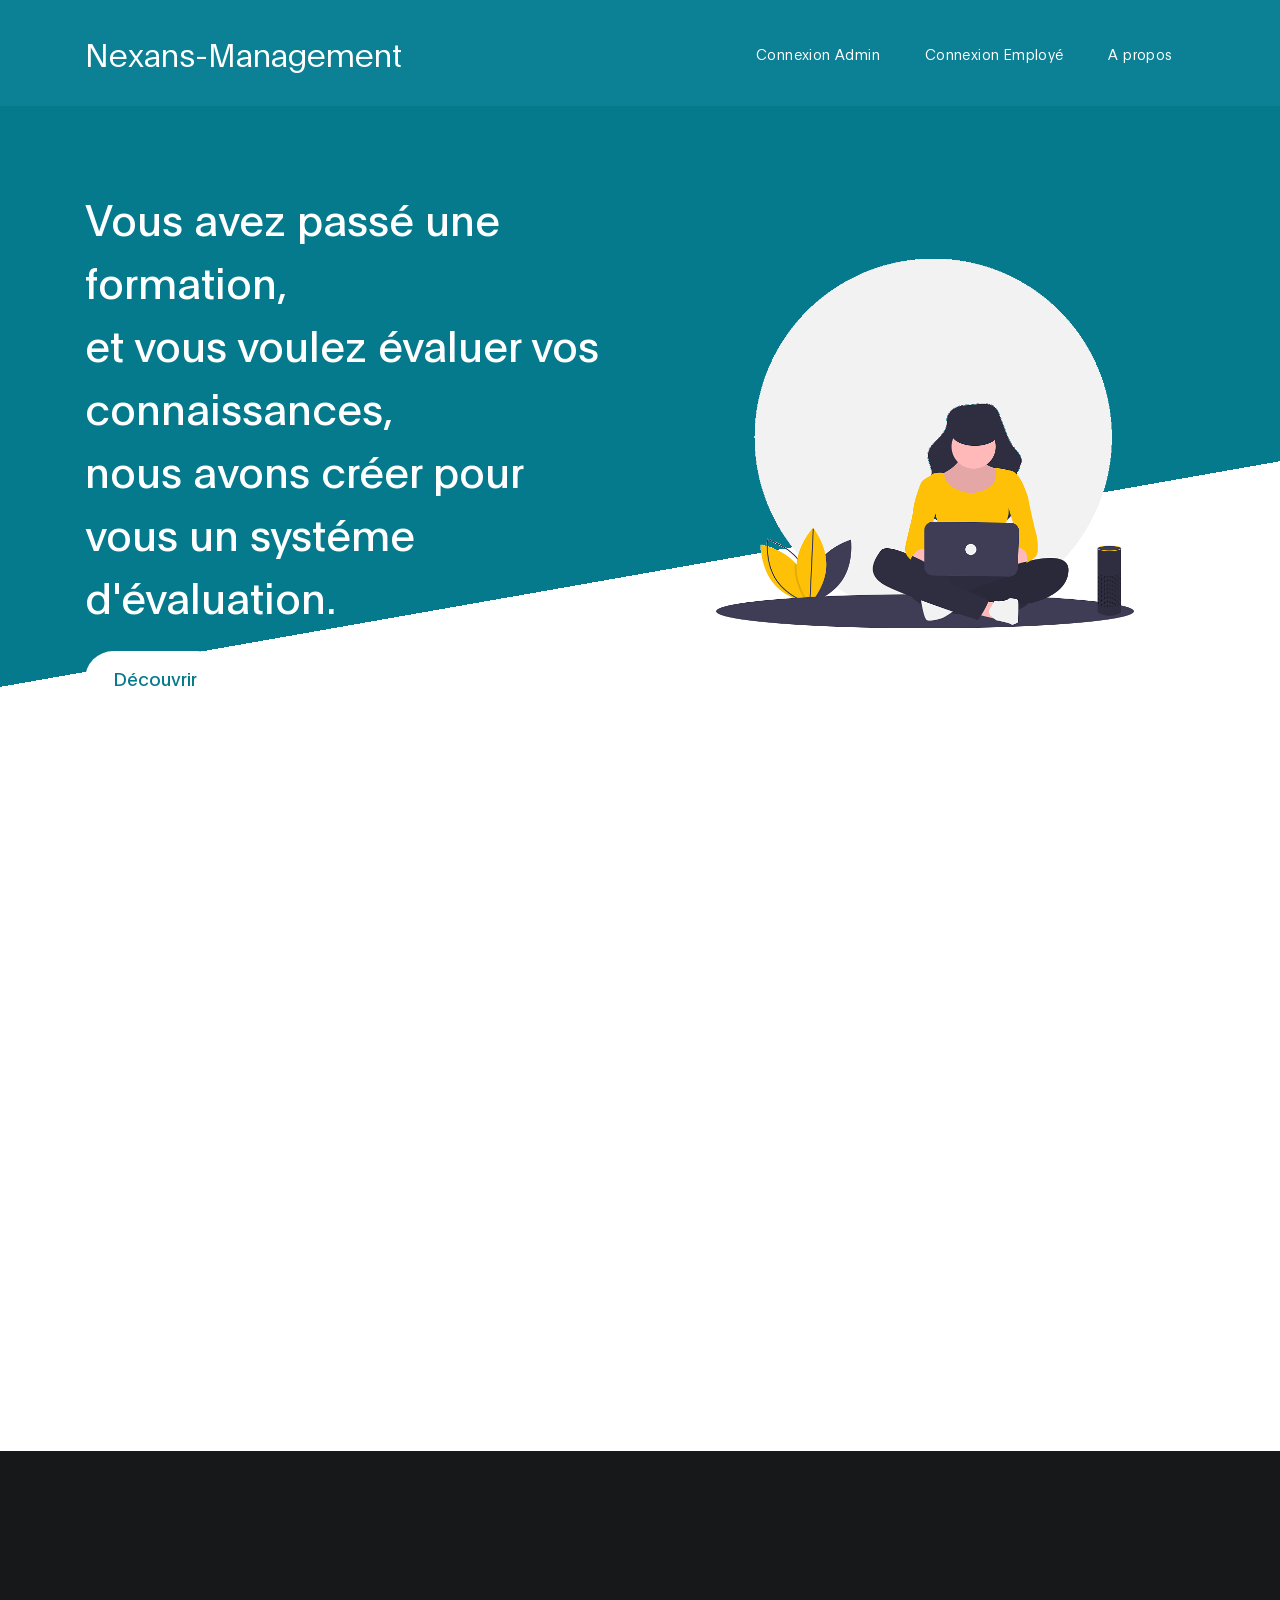
<file: Login-Register-PHP-PDO/index.html>
<!DOCTYPE html>
<html lang="en">
<head>

     <title>Gestion et évaluation des clients</title>

     <meta charset="UTF-8">
     <meta http-equiv="X-UA-Compatible" content="IE=Edge">
     <meta name="description" content="">
     <meta name="keywords" content="">
     <meta name="author" content="">
     <meta name="viewport" content="width=device-width, initial-scale=1, maximum-scale=1">

     <link rel="stylesheet" href="css/bootstrap.min.css">
     <link rel="stylesheet" href="css/font-awesome.min.css">
     <link rel="stylesheet" href="css/aos.css">
     <link rel="stylesheet" href="css/owl.carousel.min.css">
     <link rel="stylesheet" href="css/owl.theme.default.min.css">

     <!-- MAIN CSS -->
     <link rel="stylesheet" href="css/templatemo-digital-trend.css">

</head>
<body>

     <!-- MENU BAR -->
    <nav class="navbar navbar-expand-lg">
        <div class="container">
            <a class="navbar-brand" href="index.html">
              Nexans-Management
            </a>

            <button class="navbar-toggler" type="button" data-toggle="collapse" data-target="#navbarNav" aria-controls="navbarNav" aria-expanded="false"
                aria-label="Toggle navigation">
                <span class="navbar-toggler-icon"></span>
            </button>

            <div class="collapse navbar-collapse" id="navbarNav">
                <ul class="navbar-nav ml-auto">

                    <li class="nav-item">
                         <a href="connexionAdmin.php" class="nav-link smoothScroll">Connexion Admin</a>
                     </li>
                     <li class="nav-item">
                         <a href="connexionEmploye.php" class="nav-link smoothScroll">Connexion Employé</a>
                     </li>
                    <li class="nav-item">
                        <a href="#about" class="nav-link smoothScroll">A propos</a>
                    </li>
                </ul>
            </div>
        </div>
    </nav>


     <!-- HERO -->
     <section class="hero hero-bg d-flex justify-content-center align-items-center">
               <div class="container">
                    <div class="row">

                        <div class="col-lg-6 col-md-10 col-12 d-flex flex-column justify-content-center align-items-center">
                              <div class="hero-text">

                                   <h1 class="text-white" data-aos="fade-up">Vous avez passé une formation,<br>et vous voulez évaluer vos connaissances,<br>nous avons créer pour vous un systéme d'évaluation.</h1>

                                   <a href="connexionEmploye.php" class="custom-btn btn-bg btn mt-3" data-aos="fade-up" data-aos-delay="100">Découvrir</a>

                                   
                              </div>
                        </div>

                        <div class="col-lg-6 col-12">
                          <div class="hero-image" data-aos="fade-up" data-aos-delay="300">

                            <img src="images/working-girl.png" class="img-fluid" alt="working girl">
                          </div>
                        </div>

                    </div>
               </div>
     </section>


     <!-- ABOUT -->
     <section class="about section-padding pb-0" id="about">
          <div class="container">
               <div class="row">

                    <div class="col-lg-7 mx-auto col-md-10 col-12">
                         <div class="about-info">

                              <h2 class="mb-4" data-aos="fade-up">Cette application web <strong>contient plusieurs outils de gestion d'employés</h2>

                              <p class="mb-0" data-aos="fade-up">Elle facilite la géstion des employés, départements, formations, organismes..
                         </div>

                         <div class="about-image" data-aos="fade-up" data-aos-delay="200">

                          <img src="images/office.png" class="img-fluid" alt="office">
                        </div>
                    </div>

               </div>
          </div>
     </section>


   


    <footer class="site-footer">
      <div class="container">
        <div class="row">

          <div class="col-lg-5 mx-lg-auto col-md-8 col-10">
            <h1 class="text-white" data-aos="fade-up" data-aos-delay="100">On vous facilite la tache  de <strong> gestion et d'évaluation </strong>en plus d'un systéme d'évaluation sous-forme de <strong>questions à choix multiples</strong></h1>
          </div>

        </div>
      </div>
    </footer>


     <!-- SCRIPTS -->
     <script src="js/jquery.min.js"></script>
     <script src="js/bootstrap.min.js"></script>
     <script src="js/aos.js"></script>
     <script src="js/owl.carousel.min.js"></script>
     <script src="js/smoothscroll.js"></script>
     <script src="js/custom.js"></script>

</body>
</html>
</file>
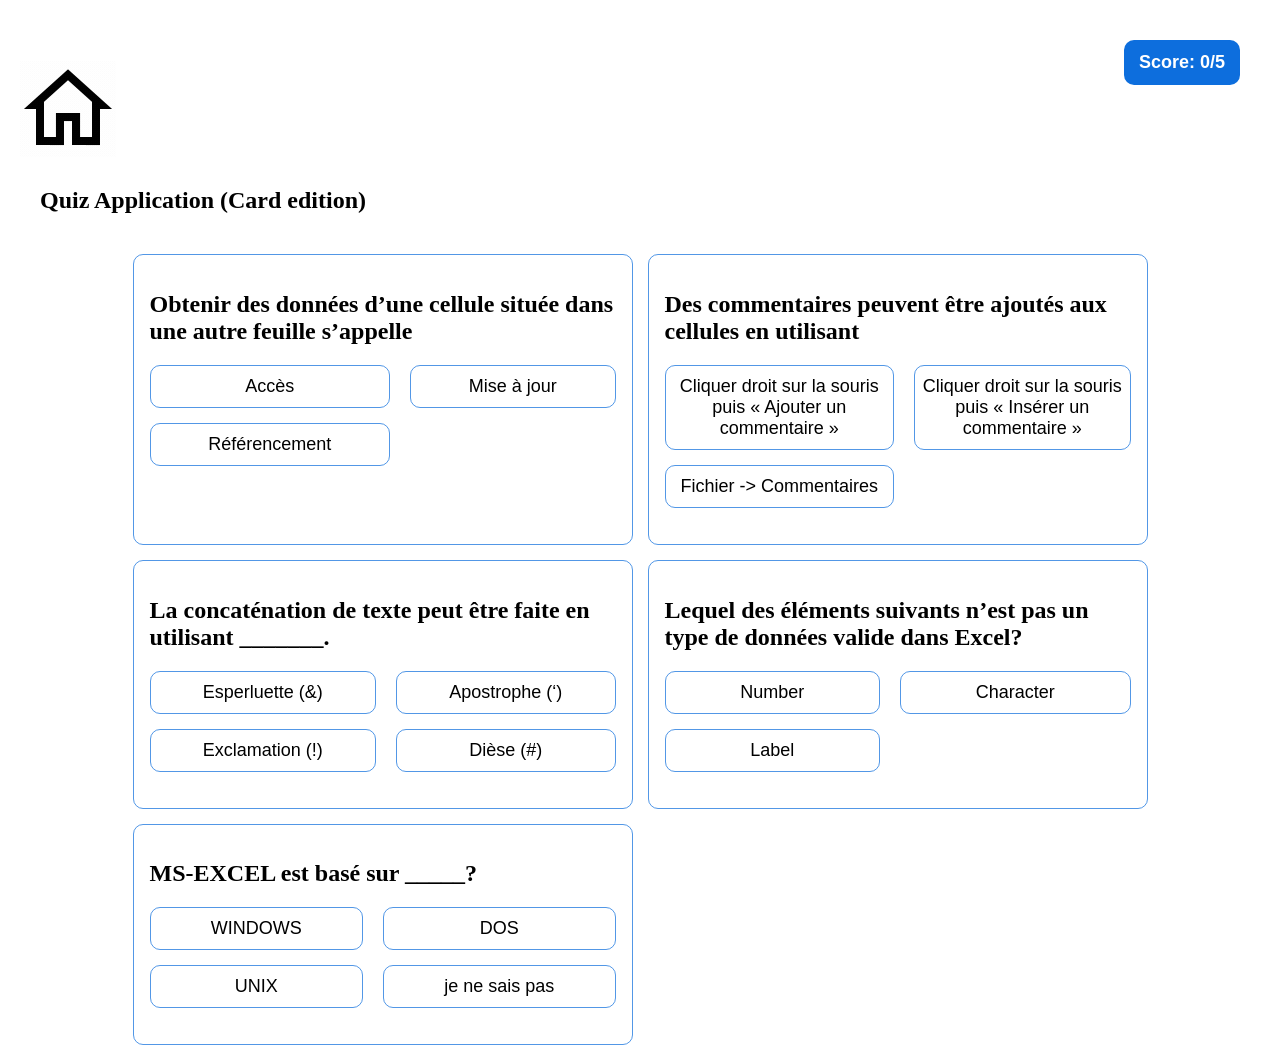
<file: Login-Register-PHP-PDO/Excel.html>
<!DOCTYPE html>
<html lang="en">

<head>

  <!--  Meta  -->
  <meta charset="UTF-8" />
  <title>Quiz Excel!</title>

  <!--  Styles  -->
  <link rel="stylesheet" href="lib.css">
  <link rel="stylesheet" href="style.css">
</head>

<body>
  <div id="app-container">
    <div id="score-container">Score: 0</div>
    <h1><a href="quizinteractivepreparative.php"><img src="img/icons8-accueil.gif" alt=""></a></h1>
    <h2 id="app-title">Quiz Application (Card edition)</h2>
    <div id="questions-container"></div>
  </div>

  <!-- Scripts -->
  <script src="lib.js"></script>
  <script src="mainExcel.js"></script>
</body>

</html>
</file>
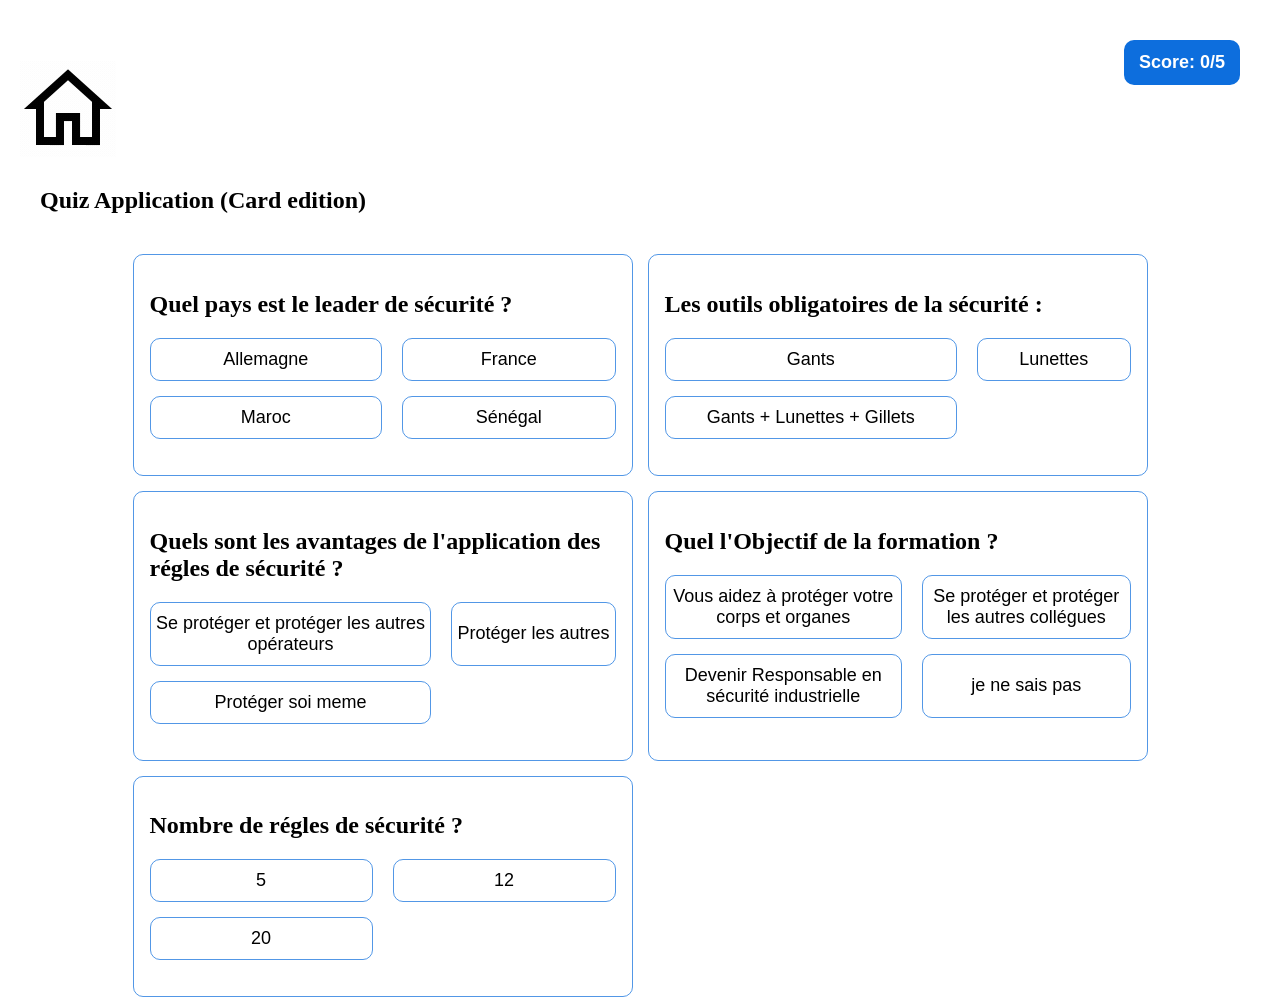
<file: Login-Register-PHP-PDO/SecuriteIndustrielle.html>
<!DOCTYPE html>
<html lang="en">

<head>

  <!--  Meta  -->
  <meta charset="UTF-8" />
  <title>Quiz Sécurité Industrielle!</title>

  <!--  Styles  -->
  <link rel="stylesheet" href="lib.css">
  <link rel="stylesheet" href="style.css">
</head>

<body>
  <div id="app-container">
    <div id="score-container">Score: 0</div>
    <h1><a href="quizinteractivepreparative.php"><img src="img/icons8-accueil.gif" alt=""></a></h1>
    <h2 id="app-title">Quiz Application (Card edition)</h2>
    <div id="questions-container"></div>
  </div>

  <!-- Scripts -->
  <script src="lib.js"></script>
  <script src="mainSecuriteIndustrielle.js"></script>
</body>

</html>
</file>
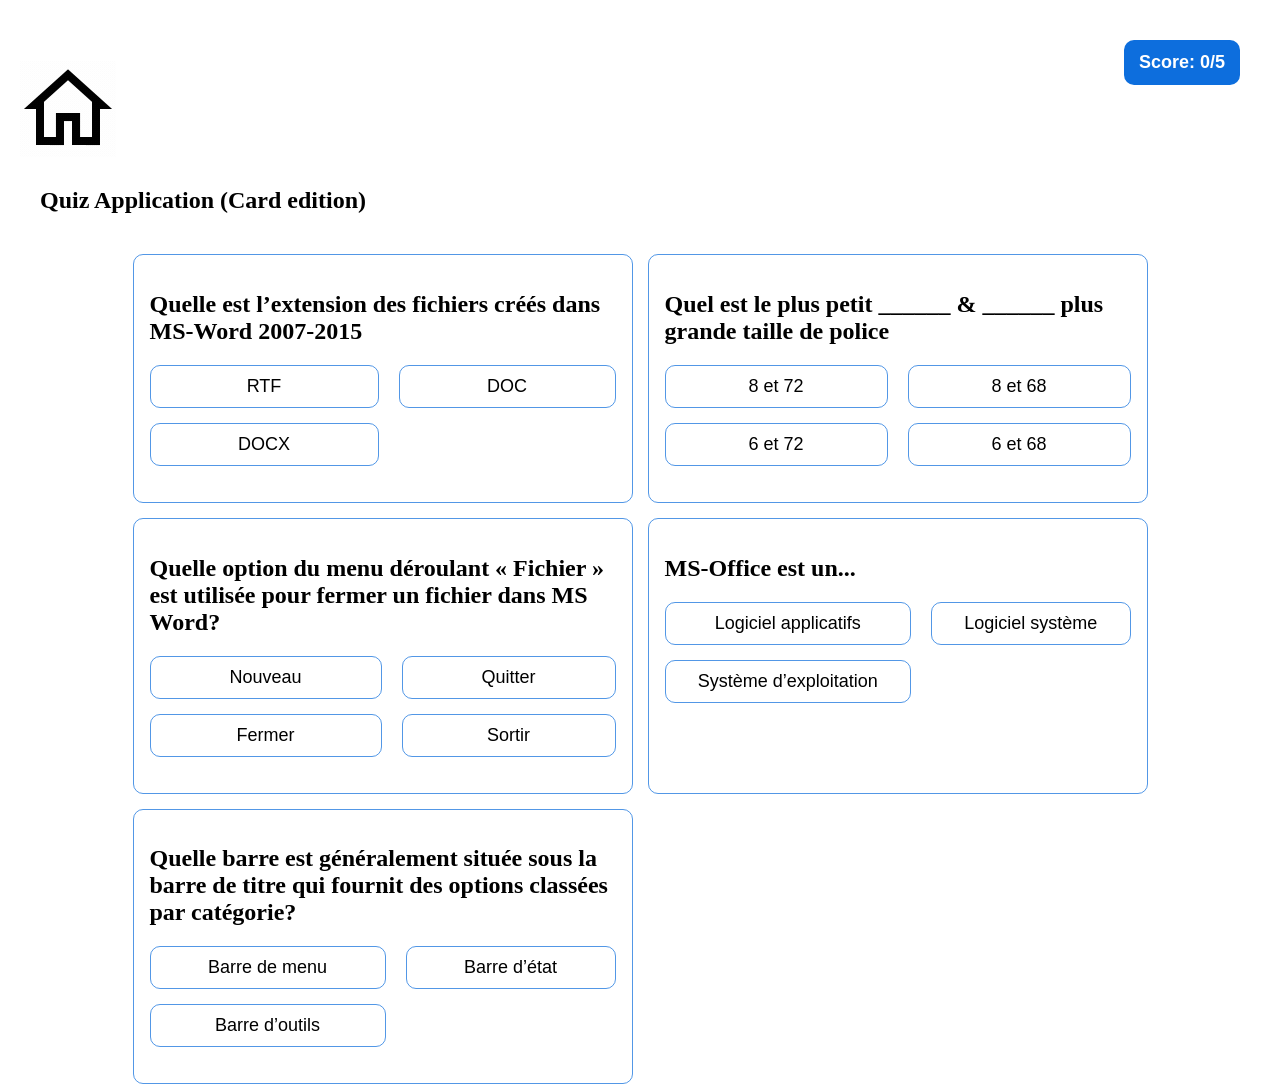
<file: Login-Register-PHP-PDO/Word.html>
<!DOCTYPE html>
<html lang="en">

<head>

  <!--  Meta  -->
  <meta charset="UTF-8" />
  <title>Quiz Word!</title>

  <!--  Styles  -->
  <link rel="stylesheet" href="lib.css">
  <link rel="stylesheet" href="style.css">
</head>

<body>
  <div id="app-container">
    <div id="score-container">Score: 0</div>
    <h1><a href="quizinteractivepreparative.php"><img src="img/icons8-accueil.gif" alt=""></a></h1>
    <h2 id="app-title">Quiz Application (Card edition)</h2>
    <div id="questions-container"></div>
  </div>

  <!-- Scripts -->
  <script src="lib.js"></script>
  <script src="mainWord.js"></script>
</body>

</html>
</file>
<file: Login-Register-PHP-PDO/css/templatemo-digital-trend.css>
/*

DIGITAL TREND

https://templatemo.com/tm-538-digital-trend

*/
  
  @font-face {
      font-family: 'Plain-Regular';
      src: url('../fonts/Plain-Regular.woff2') format('woff2'),
          url('../fonts/Plain-Regular.woff') format('woff');
      font-weight: normal;
      font-style: normal;
  }

  @font-face {
      font-family: 'Plain-Light';
      src: url('../fonts/Plain-Light.woff2') format('woff2'),
          url('../fonts/Plain-Light.woff') format('woff');
      font-weight: bold;
      font-style: normal;
  }

  @font-face {
      font-family: 'Plain-Bold';
      src: url('../fonts/Plain-Bold.woff2') format('woff2'),
          url('../fonts/Plain-Bold.woff') format('woff');
      font-weight: bold;
      font-style: normal;
  }

  :root {
    --primary-color:        #057a8d;
    --secondary-color:      #f1c111;
    --white-color:          #ffffff;
    --dark-color:           #171819;
    --project-bg:           #f0f8ff;
    --menu-bg:              #0c8195;

    --title-color:          #15141a;
    --gray-color:           #909090;
    --link-color:           #404040;
    --p-color:              #666262;

    --base-font-family:     'Plain-Light', sans-serif;
    --title-font-family:    'Plain-Regular', sans-serif;
    --font-bold-family:     'Plain-Bold', sans-serif;
    --font-weight-bold:     bold;

    --h1-font-size:         42px;
    --h2-font-size:         32px;
    --h3-font-size:         24px;
    --p-font-size:          18px;
    --base-font-size:       16px;
    --menu-font-size:       14px;

    --border-radius-large:  100px;
    --border-radius-small:  5px;
  }

  body {
    background: var(--white-color);
    font-family: var(--base-font-family);
  }


  /*---------------------------------------
     TYPOGRAPHY              
  -----------------------------------------*/

  h1,h2,h3,h4,h5,h6 {
    font-family: var(--title-font-family);
    line-height: inherit;
  }

  h1 {
    color: var(--title-color);
    font-size: var(--h1-font-size);
  }

  h2 {
    font-size: var(--h2-font-size);
    font-weight: 100;
  }

  h3 {
    font-size: var(--h3-font-size);
    font-weight: 100;
    margin-bottom: 0;
  }

  h4 {
    color: var(--gray-color);
    font-family: var(--base-font-family);
    font-size: var(--p-font-size);
    letter-spacing: 1px;
    text-transform: uppercase;
  }

  p {
    color: var(--p-color);
    font-size: var(--p-font-size);
    line-height: 1.5em;
  }

  b, 
  strong {
    letter-spacing: 0;
    color: var(--secondary-color);
  }


  /*  BLOCKQUOTES */
  .quote {
    position: relative;
    margin: 0;
  }

  .quote::after {
    content: "“";
    position: absolute;
    bottom: -80px;
    left: 20px;
    font-family: times;
    color: var(--gray-color);
    font-weight: var(--font-weight-bold);
    font-size: 14em;
    line-height: 0;
    opacity: 0.10;
  }

  blockquote {
    border-left: 5px solid rgba(0,0,0,0.05);
    display: block;
    margin: 42px 0;
    padding: 14px 22px;
    color: rgba(0,0,0,0.5);
  }


  /* BUTTON */
  .custom-btn {
    background: transparent;
    border: 2px solid var(--dark-color);
    border-radius: var(--border-radius-large);
    padding: 12px 26px 14px 26px;
    color: var(--dark-color);
    font-family: var(--title-font-family);
    font-size: var(--p-font-size);
    white-space: nowrap;
  }

  .custom-btn.btn-bg {
    background: var(--white-color);
    color: var(--primary-color);
    border-color: transparent;
	transition: all .3s ease;
  }
  
  .custom-btn:hover,
  .custom-btn:focus {
    background: var(--dark-color);
    color: var(--white-color);
    border-color: transparent;
  }


  /*---------------------------------------
     GENERAL               
  -----------------------------------------*/

  * {
    -webkit-box-sizing: border-box;
    -moz-box-sizing: border-box;
    box-sizing: border-box;
  }

  *::before,
  *::after {
    -webkit-box-sizing: border-box;
    -moz-box-sizing: border-box;
    box-sizing: border-box;
  }

  a {
    color: var(--link-color);
    font-weight: normal;
    text-decoration: none;
  }

  a:hover, 
  a:active, 
  a:focus {
    color: var(--secondary-color);
    outline: none;
    text-decoration: none;
  }

  ::selection {
    background: var(--secondary-color);
    color: var(--white-color);
  }

  .section-padding {
    padding: 8em 0;
  }
  .section-padding-half {
    padding: 4em 0;
  }

  .google-map iframe {
    display: block;
    width: 100%;
  }



  /*---------------------------------------
    MENU             
  -----------------------------------------*/

  .navbar {
    background: var(--menu-bg);
    z-index: 2;
    top: 0;
    right: 0;
    left: 0;
    padding: 1.5em;
  }

  .navbar-brand {
    color: var(--white-color);
    font-size: var(--h2-font-size);
  }

  .nav-link {
    color: var(--white-color);
    font-size: var(--menu-font-size);
    letter-spacing: 0.4px;
    margin: 0 1.6em;
    padding: 0.6em;
  }

  .nav-link.active,
  .nav-link:hover {
    color: var(--secondary-color);
  }

  .navbar-expand-lg .navbar-nav .nav-link {
    padding-right: 0;
    padding-left: 0;
  }

  .navbar-expand-lg .navbar-nav .nav-link.contact {
    border: 2px solid var(--secondary-color);
    border-radius: var(--border-radius-large);
    color: var(--secondary-color);
    font-family: var(--font-bold-family);
    padding: 0.6em 2em 0.8em 2em;
  }

  .navbar-expand-lg .navbar-nav .nav-link.contact:hover,
  .navbar-expand-lg .navbar-nav .nav-link.contact.active {
    background: var(--secondary-color);
    color: var(--white-color);
  }

  .navbar-nav .navbar-toggler-icon {
    background: none;
  }

  .navbar-toggler {
    border: 0;
    padding: 0;
    cursor: pointer;
    margin: 0 10px 0 0;
    width: 30px;
    height: 35px;
    outline: none;
  }

  .navbar-toggler:focus {
    outline: none;
  }

  .navbar-toggler[aria-expanded="true"] .navbar-toggler-icon {
    background: transparent;
  }

  .navbar-toggler[aria-expanded="true"] .navbar-toggler-icon::before,
  .navbar-toggler[aria-expanded="true"] .navbar-toggler-icon::after {
    transition: top 300ms 50ms ease, -webkit-transform 300ms 350ms ease;
    transition: top 300ms 50ms ease, transform 300ms 350ms ease;
    transition: top 300ms 50ms ease, transform 300ms 350ms ease, -webkit-transform 300ms 350ms ease;
    top: 0;
  }

  .navbar-toggler[aria-expanded="true"] .navbar-toggler-icon::before {
    transform: rotate(45deg);
  }

  .navbar-toggler[aria-expanded="true"] .navbar-toggler-icon::after {
    transform: rotate(-45deg);
  }

  .navbar-toggler .navbar-toggler-icon {
    background: var(--white-color);
    transition: background 10ms 300ms ease;
    display: block;
    width: 30px;
    height: 2px;
    position: relative;
  }

  .navbar-toggler .navbar-toggler-icon::before,
  .navbar-toggler .navbar-toggler-icon::after {
    transition: top 300ms 350ms ease, -webkit-transform 300ms 50ms ease;
    transition: top 300ms 350ms ease, transform 300ms 50ms ease;
    transition: top 300ms 350ms ease, transform 300ms 50ms ease, -webkit-transform 300ms 50ms ease;
    position: absolute;
    right: 0;
    left: 0;
    background: var(--white-color);
    width: 30px;
    height: 2px;
    content: '';
  }

  .navbar-toggler .navbar-toggler-icon::before {
    top: -8px;
  }

  .navbar-toggler .navbar-toggler-icon::after {
    top: 8px;
  }



  /*---------------------------------------
     HERO              
  -----------------------------------------*/

  .hero {
    position: relative;
    padding: 5em 0;
    overflow: hidden;
  }

  .hero-bg {
    background: linear-gradient(170deg, var(--primary-color) 64%, var(--white-color) 30%);
  }

  .hero-image {
    position: relative;
    top: 2em;
  }



  /*---------------------------------------
     PROJECT              
  -----------------------------------------*/

  .project {
    background: var(--project-bg);
  }

  .project-wrapper {
    position: relative;
  }

  .project-wrapper img {
    border-radius: var(--border-radius-small);
  }

  .project-info {
    background: var(--white-color);
    border-radius: var(--border-radius-small);
    position: absolute;
    bottom: 32px;
    right: 32px;
    left: 32px;
    width: 90%;
    padding: 32px;
  }

  .project-info small {
    font-family: Plain-Bold;
    color: var(--gray-color);
    position: relative;
    top: 2px;
  }

  .project-info a {
    color: var(--primary-color);
  }

  .project-info .project-icon {
    background: var(--primary-color);
  }

  .project-icon {
    position: absolute;
    right: 30px;
    top: 40px;
    background: var(--dark-color);
    border-radius: var(--border-radius-large);
    color: var(--white-color);
    font-size: var(--h2-font-size);
    width: 40px;
    height: 40px;
    line-height: 40px;
    text-align: center;
    padding-left: 5px;
  }

  .owl-theme .owl-dots .owl-dot {
    outline: none;
  }

  .owl-theme .owl-dots .owl-dot span {
    background: var(--gray-color);
    width: 50px;
    height: 3px;
    margin:  35px 5px;
  }

  .owl-theme .owl-dots .owl-dot.active span, 
  .owl-theme .owl-dots .owl-dot:hover span {
    background: var(--secondary-color);
  }

  .list-detail {
    margin-left: 1em;
    padding-left: 1em;
    position: relative;
  }

  .list-detail li {
    display: block;
    list-style: none;
    margin: 0.6em 0 0 0.8em;
  }

  .list-detail li::before {
    content: "";
    width: 0;
    height: 0;
    border-width: 0 16px 16px 0;
    border-color: transparent var(--secondary-color) transparent transparent;
    border-style: solid;
    position: absolute;
    left: 0;
  }

  .list-detail span {
    position: relative;
    bottom: 5px;
  }

  .client-info img {
    width: 100px;
    margin-right: 1em;
  }



  /*---------------------------------------
      ABOUT            
  -----------------------------------------*/

  .about {
    position: relative;
    overflow: hidden;
  }

  .about-image img {
    display: block;
    margin: 0 auto;
  }



  /*---------------------------------------
      BLOG            
  -----------------------------------------*/

  .blog-header {
    border-radius: var(--border-radius-small);
    position: relative;
    overflow: hidden;
  }

  .blog-header img {
    border-radius: var(--border-radius-small);
    display: block;
  }

  .blog-header-info {
    background: linear-gradient(transparent,rgba(0,0,0,0.95));
    position: absolute;
    right: 0;
    left: 0;
    bottom: 0;
    padding: 2em;
  }

  .blog-header-info h3 {
    max-width: 80%;
  }

  .blog-header-info a {
    color: var(--white-color);
  }

  .blog-header-info a:hover {
    color: var(--secondary-color);
  }

  .blog-sidebar img {
    border-radius: var(--border-radius-small);
    width: 159px;
    margin-right: 22px;
  }

  .blog-sidebar h3 {
    font-size: 18px;
  }



  /*---------------------------------------
     CONTACT              
  -----------------------------------------*/

  .newsletter-form .form-control,
  .contact-form .form-control {
    box-shadow: none;
    background: var(--project-bg);
    border: 0;
    padding: 1.7em 1.3em;
    margin: 14px 0;
  }

  .newsletter-form button,
  .contact-form #submit-button {
    background: var(--primary-color);
    border-radius: var(--border-radius-large);
    color: var(--white-color);
    cursor: pointer;
    font-size: var(--p-font-size);
    line-height: 0px;
    padding: 1.5em 1.3em;
  }

  .newsletter-form button {
    background: var(--secondary-color);
  }



  /*---------------------------------------
     FOOTER              
  -----------------------------------------*/

  .site-footer {
    background: var(--dark-color);
    padding: 7em 0 6em 0;
  }

  .site-footer a {
    color: var(--p-color);
  }

  .site-footer a:hover,
  .footer-icon {
    color: var(--secondary-color);
  }

  .footer-link li {
    display: inline-block;
    list-style: none;
    margin: 0 10px;
  }

  .copyright-text,
  .footer-link,
  .site-footer .social-icon {
    margin-top: 6em;
  }

  .copyright-text {
    margin-top: 5.3em;
  }



  /*---------------------------------------
     SOCIAL ICON              
  -----------------------------------------*/

  .social-icon {
    position: relative;
    padding: 0;
    margin: 4em 0 0 0;
  }

  .social-icon li {
    display: inline-block;
    list-style: none;
  }

  .social-icon li a {
    text-decoration: none;
    display: inline-block;
    font-size: var(--base-font-size);
    margin: 10px;
    text-align: center;
  }



  /*---------------------------------------
     RESPONSIVE STYLES              
  -----------------------------------------*/

  @media screen and (min-width: 1200px) {

    .about-info h2 {
      max-width: 70%;
    }
  }

  @media screen and (min-width: 991px) {

    .project h2 {
      max-width: 32%;
      margin: 0 auto;
    }
  }

  @media screen and (max-width: 991px) {

    .hero {
      padding-top: 14em;
    }

    .hero-text {
      bottom: 2em;
    }

    .navbar {
      padding: 1em;
    }

    .navbar-collapse {
      text-align: center;
      padding: 2.5em 0;
    }

    .nav-link {
      display: inline-block;
    }

    .navbar-expand-lg .navbar-nav .nav-link.contact {
      margin: 1em 0;
    }

    .copyright-text, 
    .footer-link, 
    .site-footer .social-icon {
      margin-top: 3em;
      padding: 0;
      text-align: left;
    }
  }

  @media screen and (max-width: 767px) {

    h1 {
      font-size: 36px;
    }

    h2 {
      font-size: 28px;
    }

    h3 {
      font-size: 22px;
    }

    .project-info {
      right: 0;
      left: 0;
      margin: 0 auto;
    }

    .footer-link, 
    .site-footer .social-icon {
      margin-top: 1em;
    }

    .copyright-text {
      margin: 2.5em 0 1em 0;
    }

    .footer-link li {
      margin-left: 0;
    }
  }
</file>
<file: Login-Register-PHP-PDO/lib.css>
*,
*::before,
*::after {
  box-sizing: border-box;
}

.question {
  --correct-color: rgb(9, 187, 69);
  --incorrect-color: rgb(245, 48, 48);
  --selected-color: rgba(13, 110, 221, 0.712);
  --disabled-color: rgb(219, 219, 219);
  --disabled-correct-color: rgb(118, 212, 149);
  --disabled-incorrect-color: rgb(221, 131, 131);

  position: relative;
  width: 500px;
  height: 100%;
  min-width: 500px;
  min-height: max-content;
  display: flex;
  flex-direction: column;
  padding: 1em;
  border: 1px solid var(--selected-color);
  border-radius: 10px;
  font-family: consolas;
}

.question-text {
  font-size: 18px;
  font-weight: 600;
  margin-bottom: 20px;
  text-transform: capitalize;
}

.answers {
  display: grid;
  grid-template-columns: repeat(2, auto);
  gap: 15px 20px;
  margin-bottom: 20px;
}

.answer {
  border: none;
  font-size: 18px;
  background: none;
  padding: 10px 5px;
  border: 1px solid rgba(13, 110, 221, 0.712);
  outline: none;
  border-radius: 10px;
  cursor: pointer;
  font-family: Verdana, Geneva, Tahoma, sans-serif;
}

.question.correct {
  border-color: var(--correct-color);
}
.question.incorrect {
  border-color: var(--incorrect-color);
}

.question.correct .answer.selected {
  --selected-color: var(--correct-color);
}
.question.incorrect .answer.selected {
  --selected-color: var(--incorrect-color);
}

.answer:hover {
  background: rgba(13, 110, 221, 0.712);
  color: white;
  transition: all 200ms ease-out;
}

.answer.selected {
  background: var(--selected-color);
  border-color: var(--selected-color);
  color: white;
}

.question.disabled .answer,
.question.disabled .answer:hover {
  background-color: var(--disabled-color);
  border-color: var(--disabled-color);
}
.question.disabled.correct .answer.selected {
  background-color: var(--disabled-correct-color);
  border-color: var(--disabled-correct-color);
}
.question.disabled.incorrect .answer.selected {
  background-color: var(--disabled-incorrect-color);
  border-color: var(--disabled-incorrect-color);
}

.question-feedback {
  color: black;
  font-family: consolas, Cambria, sans-serif;
  font-size: 18px;
  font-weight: 500;
  display: none;
}

.question.correct .question-feedback,
.question.incorrect .question-feedback {
  display: inline-block;
}

.question.correct .question-feedback {
  color: var(--correct-color);
}
.question.incorrect .question-feedback {
  color: var(--incorrect-color);
}
</file>
<file: Login-Register-PHP-PDO/style.css>
#app-container {
    position: absolute;
    top: 0;
    left: 0;
    width: 100vw;
    height: 100vh;
    padding: 40px 20px;
  }
  
  #questions-container {
    display: grid;
    grid-template-columns: repeat(2, auto);
    grid-template-rows: repeat(3, max-content);
    justify-content: center;
    align-items: center;
    gap: 15px;
  }
  
  #score-container {
    position: fixed;
    right: 40px;
    top: 40px;
    display: flex;
    justify-content: center;
    align-items: center;
    font-size: 18px;
    font-weight: bold;
    font-family: Verdana, Geneva, Tahoma, sans-serif;
    color: white;
    background: rgb(13, 110, 221);
    padding: 10px 15px;
    min-width: 100px;
    min-height: 45px;
    border-radius: 10px;
  }
  
  #app-title {
    margin-top: 0;
    margin-bottom: 40px;
    margin: 0 0 40px 20px;
  }
</file>
